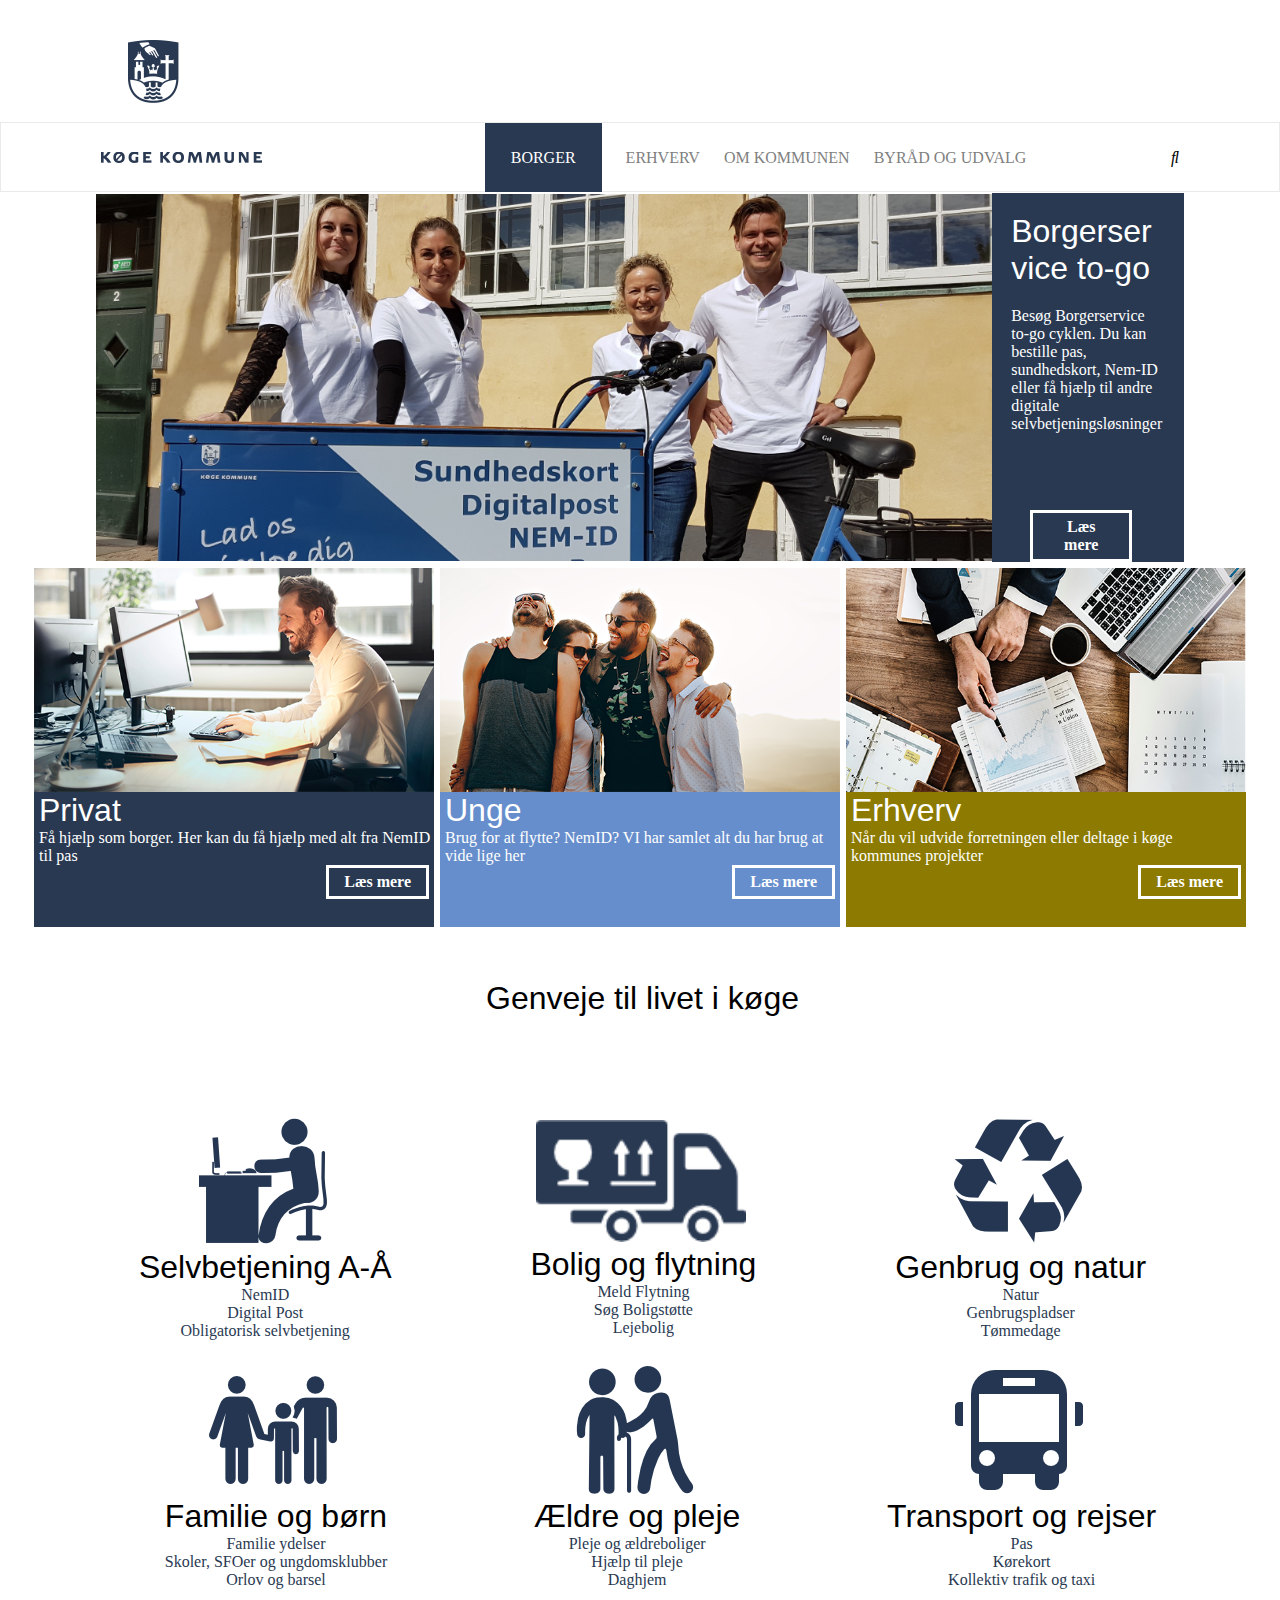
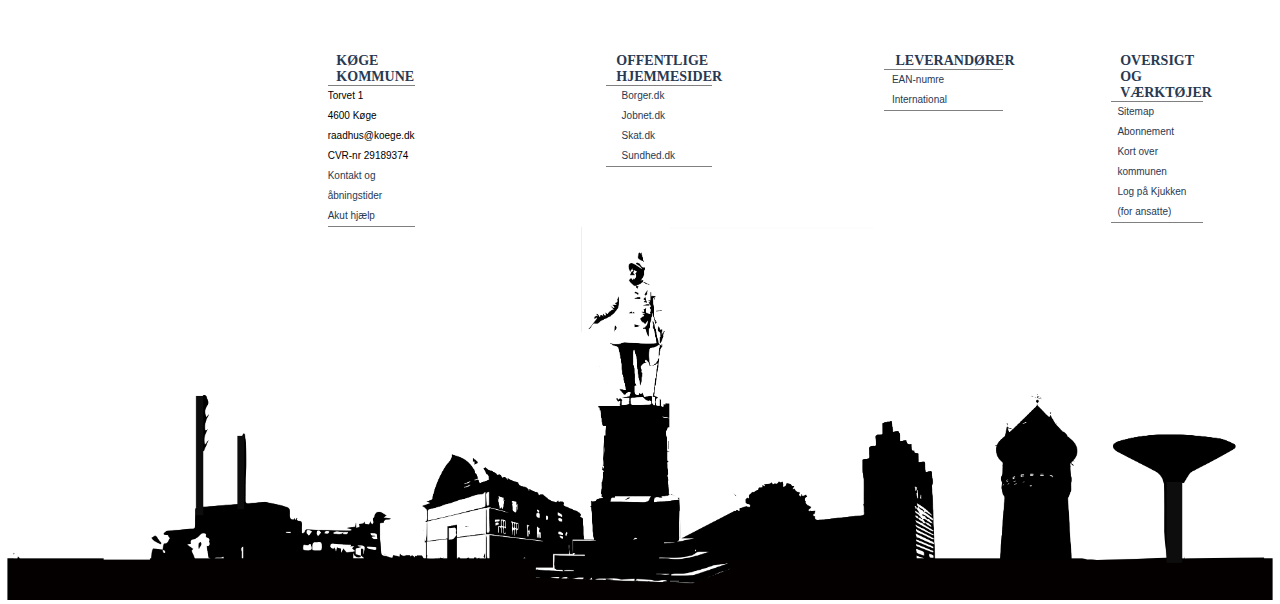
<file: digi/index.html>
<!DOCTYPE html>
<html lang="en">
<head>
    <title>Køge forside</title>
    <link rel="stylesheet" type="text/css" href="css/style.css">
    <meta charset="utf-8">
    <meta name="viewport" content="width=device-width, initial-scale=1.0">
      <link rel="stylesheet" href="https://use.fontawesome.com/releases/v5.0.13/css/all.css" integrity="sha384-DNOHZ68U8hZfKXOrtjWvjxusGo9WQnrNx2sqG0tfsghAvtVlRW3tvkXWZh58N9jp" crossorigin="anonymous">
</head>
<body>
<header>
  <div class="komlogo">
      <a href="index.html"><img class="logo" title="Gå til Køge kommunes hjemmeside" src="img/logo.png" alt="logo af køge"></a>
    </div>
      <div class="medier">
      <a href="https://www.facebook.com/koegekommune/">  <i class="fab fa-facebook"></i> </a>
    <a href="https://www.linkedin.com/company/koge-kommune/"> <i class="fab fa-linkedin"></i></a>
      </div>

</header>





    <div class="nav">


  <div class="køgehjem">
    <a href="index.html"><img title="Gå til Køge kommunes hjemmeside" src="img/hjem.png" alt="køge logo"></a>
  </div>
        <label for="toggle">&#9776;</label>
        <input type="checkbox" id="toggle"/>

        <div class="menu">
            <a class="active" href="#">BORGER</a>
            <a href="#">ERHVERV</a>
            <a href="#">OM KOMMUNEN</a>
            <a href="#">BYRÅD OG UDVALG</a>
        </div>
        <div class="soge">
          <i class="fas fa-search"></i>
        </div>

    </div>


      <!-- content -->
        <main>
<div class="stortbillede">
  <img class="togo" src="img/to.go.png" alt="Billede af borgerservice to-go">

  <div class="sidebox"><h1 class="textbox">Borgerservice to-go</h1>
    <p class="textbox">Besøg Borgerservice to-go cyklen. Du kan bestille pas, sundhedskort, Nem-ID eller få hjælp til andre digitale selvbetjeningsløsninger</p>
    <a href="https://koege.dk/borger/Selvbetjening-fra-A-Aa/Borgerservice-to-go.aspx"><button type="button" class="button1">Læs mere</button></a>
  </div>
  </div>



          <div class="flex-container">
            <div class="fleximage"><img class="pic" src="img/privat.png" alt="Billede af mand">
            <div class="flextext"><h1>Privat</h1>
              <p>Få hjælp som borger. Her kan du få hjælp med alt fra NemID til pas</p>
            <a href="https://www.koege.dk/borger.aspx">  <button type="button">Læs mere</button></a>
            </div>
          </div>
            <div class="fleximage"><img class="pic" src="img/unge.png" alt="Billede af mand">
            <div class="flextext2"><h1>Unge</h1>
              <p>Brug for at flytte? NemID? VI har samlet alt du har brug at vide lige her</p>
          <a href="unge.html">  <button type="button">Læs mere</button></a>
          </div>
        </div>

            <div class="fleximage"><img class="pic" src="img/erhverv.png" alt="Billede af mand">
            <div class="flextext3"><h1>Erhverv</h1>
              <p>Når du vil udvide forretningen eller deltage i køge kommunes projekter</p>
            <button type="button">Læs mere</button></div>
          </div>
        </div>

<h1 class="genveje">Genveje til livet i køge</h1>


<div class="ikondel">

<div class="ikoner">
  <div class="ikon">
<a href="https://www.koege.dk/borger/Selvbetjening-fra-A-Aa.aspx"><img src="img/selvbe.png" alt="Ikon af en person ved computer"></a>
</div>
  <a href="https://www.koege.dk/borger/Selvbetjening-fra-A-Aa.aspx"><h1 class="sort">Selvbetjening A-Å</h1></a>
<a href="https://www.koege.dk/borger/Selvbetjening-fra-A-Aa/NemID.aspx"><p class="bluedel">NemID</p></a>

<a href="https://www.koege.dk/borger/Selvbetjening-fra-A-Aa/Digital-post.aspx"><p class="bluedel">Digital Post</p></a>
  <a href="https://www.koege.dk/borger/Selvbetjening-fra-A-Aa/Obligatorisk-selvbetjening.aspx"><p class="bluedel">Obligatorisk selvbetjening</p></a>
</div>
<div class="ikoner">
  <div class="ikon">
    <a href="https://www.koege.dk/borger/Bolig-planlaegning-byggeri-og-flytning.aspx">
<img src="img/nyflyt.png" width="210px" alt="ikon af flyttebil"></a>
</div>
  <a href="https://www.koege.dk/borger/Bolig-planlaegning-byggeri-og-flytning.aspx"><h1 class="sort">Bolig og flytning</h1></a>
  <a href="https://www.borger.dk/bolig-og-flytning/flytning_oversigt/naar-du-skal-flytte"><p class="bluedel">Meld Flytning</p></a>
<a href="https://www.borger.dk/bolig-og-flytning/boligstoette-oversigt/boligstoette-soege"><p class="bluedel">Søg Boligstøtte</p></a>
  <a href="https://www.koege.dk/borger/Bolig-planlaegning-byggeri-og-flytning/Boliger/Lejeboliger.aspx"><p class="bluedel">Lejebolig</p></a>
</div>

<div class="ikoner">
  <div class="ikon">
<a href="https://www.koege.dk/borger/Affald-og-genbrug.aspx"><img src="img/recycle.png" alt="ikon af genbrug"></a>
</div>
<a href="https://www.koege.dk/borger/Affald-og-genbrug.aspx"><h1 class="sort">Genbrug og natur</h1></a>
<a href="https://www.koege.dk/borger/Natur-miljoe-og-energi/Natur.aspx"><p class="bluedel">Natur</p></a>
<a href="https://www.koege.dk/borger/Affald-og-genbrug/Genbrugsplads.aspx"><p class="bluedel">Genbrugspladser</p></a>
<a href="https://www.koege.dk/borger/Affald-og-genbrug/Toemmedage-og-sms.aspx"><p class="bluedel">Tømmedage</p></a>
</div>

</div>

<div class="ikondel2">


  <div class="ikoner">
    <div class="ikon">
<a href="https://www.koege.dk/borger/Familie-boern-og-unge.aspx"> <img src="img/family.png" alt="ikon af familie"></a>
  </div>
<a href="https://www.koege.dk/borger/Familie-boern-og-unge.aspx">  <h1 class="sort">Familie og børn</h1></a>
<a href="https://www.koege.dk/borger/Familie-boern-og-unge/Familieydelser2.aspx"><p class="bluedel">Familie ydelser</p></a>
<a href="https://www.koege.dk/borger/Familie-boern-og-unge/Skole-og-sfo.aspx"><p class="bluedel">Skoler, SFOer og ungdomsklubber</p></a>
  <a href="https://www.koege.dk/borger/Familie-boern-og-unge/Orlov-og-barsel.aspx"><p class="bluedel">Orlov og barsel</p></a>
  </div>

  <div class="ikoner">
    <div class="ikon">
  <a href="https://www.koege.dk/borger/Aeldre.aspx"><img src="img/elder.png" alt="ikon af ældre"></a>
  </div>
  <a href="https://www.koege.dk/borger/Aeldre.aspx"><h1 class="sort">Ældre og pleje</h1></a>
<a href="https://www.koege.dk/borger/Aeldre/Plejeboliger-aflastningsboliger-og-aeldreboliger.aspx"> <p class="bluedel">Pleje og ældreboliger</p></a>
  <a href="https://www.koege.dk/borger/Aeldre/Hjaelp-og-Pleje.aspx"><p class="bluedel">Hjælp til pleje</p></a>
  <a href="https://www.koege.dk/borger/Aeldre/Daghjem.aspx"><p class="bluedel">Daghjem</p></a>
  </div>

  <div class="ikoner">
    <div class="ikon">
  <a href="https://www.koege.dk/borger/Transport-rejser-trafik-og-veje.aspx"><img src="img/trafik.png" alt="ikon af ældre"></a>
  </div>
  <a href="https://www.koege.dk/borger/Transport-rejser-trafik-og-veje.aspx"><h1 class="sort">Transport og rejser</h1></a>
<a href="https://www.koege.dk/borger/Transport-rejser-trafik-og-veje/Pas.aspx"><p class="bluedel">Pas</p></a>
  <a href="https://www.koege.dk/borger/Transport-rejser-trafik-og-veje/Koerekort.aspx"><p class="bluedel">Kørekort</p></a>
<a href="https://www.koege.dk/borger/Transport-rejser-trafik-og-veje/NY-Kollektiv-trafik-taxi.aspx"><p class="bluedel">Kollektiv trafik og taxi</p></a>
  </div>




</div>



</main>


<div class="flex-container3">
  <div class="flex-grid">
      <div class="col1">
<h3> KØGE KOMMUNE </h3>
<ul>
<li> Torvet 1 </li>
<li> 4600 Køge </li>
<li> raadhus@koege.dk</li>
<li> CVR-nr 29189374</li>
<li><a href="https://www.koege.dk/Service/Kontakt-og-aabningstider.aspx">Kontakt og åbningstider</a></li>
<li><a href="https://www.koege.dk/kommunen/Akut-hjaelp.aspx">Akut hjælp</a></li>
</ul>
</div>
<div class="col2">
<h3> OFFENTLIGE HJEMMESIDER</h3>
<ul>
<li><a href="https://www.borger.dk/">Borger.dk</a></li>
<li><a href="https://job.jobnet.dk/CV/frontpage">Jobnet.dk</a></li>
<li><a href="http://www.skat.dk/">Skat.dk</a></li>
<li><a href="https://www.sundhed.dk/">Sundhed.dk</a></li>
</ul>
</div>
<div class="col3">
<h3> LEVERANDØRER</h3>
<ul>
<li><a href="https://www.koege.dk/erhverv/Udbud--og-indkoeb/EAN.aspx">EAN-numre</a></li>
<li><a href="https://www.koege.dk/kommunen/International.aspx"> International</a></li>

</ul>
</div>
<div class="col4">
<h3> OVERSIGT OG VÆRKTØJER</h3>
<ul>
<li><a href="https://www.koege.dk/Service/Sitemap.aspx">Sitemap</a></li>
<li><a href="https://www.koege.dk/Service/Abonnement.aspx">Abonnement</a></li>
<li><a href="https://www.koege.dk/kommunen/Kort-over-kommunen.aspx">Kort over kommunen</a></li>
<li><a href="https://www.koege.dk/borger/vaerktoej/Login-til-Kjukken.aspx">Log på Kjukken (for ansatte)</a></li>
</ul>
</div>
</div>
</div>

<img src="img/ft.png" alt="skyline" width="100%" height="auto">
</footer>

<script src="js/java.js">
</script>
</body>
</html>
</file>
<file: digi/css/style.css>
@import "https://maxcdn.bootstrapcdn.com/font-awesome/4.7.0/css/font-awesome.min.css";

*{
  box-sizing: border-box;
  margin: 0;
  padding: 0;
}

/* :root{
  --blue: #99e3ff;
  --buyBtn: #66BB6A;
}
*/
ul{
  border-top: 1px solid gray;
  border-bottom: 1px solid gray;
}

.køgehjem{
  float: left;
  margin-left: 100px;
}

.logo{
  margin-left: 10%;
}

.medier{
  float: right;
  margin-top: -65px;
  font-size: 32px;
  margin-right: 10%;
}

.fa-facebook{
  color: #3b5998;
}

.fa-linkedin{
  color: #0077b5;
}

.nav .active{
  background-color: #293952;
    color: white;
}

.active{
  padding: 26px;
}

.nav {
    border: 1px solid #EAEAEB;
    text-align: center;
    height: 70px;
    line-height: 70px;
}

.menu {
    margin: 0 30px 0 0;
    font-family: verdana;
}

.menu a {
    clear: right;
    text-decoration: none;
    color: gray;
    margin: 0 10px;
    line-height: 70px;
}


label {
    margin: 0 40px 0 0;
    font-size: 26px;
    line-height: 70px;
    display: none;
    width: 26px;
    float: right;
    }

#toggle {
    display: none;
}

.soge{
  float: right;
  margin-right: 100px;
  margin-top: -70px;
}

body{
  font-family: 'verdana', sans-serif;

}

p{
  color: white;
}
.stortbillede{
  display: none;

}
.flex-container3{
  display: block;
}

h3{
  font-family: verdana;
font-size: 14px;
padding-left: 10%;
color: #293952;
}

footer{
  background-color: white;
  font-family: verdana;
  font-size: 9px;
  margin-bottom: auto;
  margin-top: 100px;


}

p{
  font-family: verdana;

}

li{
  text-decoration: none;
  font-size: 10px;
  line-height: 200%;
}

ul {
  list-style-type: none;
  padding: inherit;
}
.flex-container3{
  display: flex;
  flex-flow: row wrap;
  justify-content: space-around;
}
.flex-grid {
  display: flex;
  flex-direction: column;
  flex-direction: row; /*mq*/
}

.col1{
  margin-left: 1%;

}

.col2{
margin-left: 15%;
padding-left: 15%;
flex-wrap: wrap;


}

.col3{
  margin-left:  20%;
  padding-left: 7%;
  flex-wrap: wrap;

}

.col4{
  margin-left: 10%;
  padding-left: 7%;
  flex-wrap: wrap;


}

a:link {
    text-decoration: none;
}

a:visited {
    text-decoration: none;
}

a:hover {
    text-decoration: underline;
}

a:active {
    text-decoration: underline;
}

/* unvisited link */
a:link {
    color:#293952;
}

/* visited link */
a:visited {
    color: #293952;
}

/* mouse over link */
a:hover {
    color: #293952;
}

/* selected link */
a:active {
    color: #293952;
}

.fleximage{
  display: flex;
  flex-direction: column;
  margin: 3px;

}
.flextext{
  background: #293952;
  min-width: 0;
  width: 350px;
  height: 100px;
}


.stortbillede{
  display: none;
}

@media screen and (min-width: 1000px){
  /* removing mobile styles */
  #toggleMenu, #mobileSearchBar, #logo, #events{
    display: none;
  }


  ul{
    border-top: 1px solid gray;
    border-bottom: 1px solid gray;
  }

  .køgehjem{
    float: left;
    margin-left: 100px;
  }

  .logo{
    margin-left: 10%;
  }

  .medier{
    float: right;
    margin-top: -65px;
    font-size: 32px;
    margin-right: 10%;
  }

  .fa-facebook{
    color: #3b5998;
  }

  .fa-linkedin{
    color: #0077b5;
  }

  .nav .active{
    background-color: #293952;
      color: white;
  }

  .active{
    padding: 26px;
  }

  .nav {
      border: 1px solid #EAEAEB;
      text-align: center;
      height: 70px;
      line-height: 70px;

  }

  .menu {
      margin: 0 30px 0 0;
  }

  .menu a {
      clear: right;
      text-decoration: none;
      color: gray;
      margin: 0 10px;
      line-height: 70px;
  }


  label {
      margin: 0 40px 0 0;
      font-size: 26px;
      line-height: 70px;
      display: none;
      width: 26px;
      float: right;
      }

  #toggle {
      display: none;
  }

  .soge{
    float: right;
    margin-right: 100px;
    margin-top: -70px;
  }

main{

  margin: 0 auto 2% auto;
}
.button1{
  text-align: center;
  margin-top: 40%;
  margin-left: 20%;
  margin-right: 27%
}
.stortbillede{
  width: 100%;
  display: flex;
  flex-direction: row;
  justify-content: center;
  margin-bottom: 3px;
  word-wrap: break-word;
  text-overflow: ellipsis;

}
.togo{
  width: 70%;
  align-self: center;


}
.sidebox{
  width: 15%;
  background-color: #293952;
  text-align: left;
}
.textbox{
  margin-top: 20px;
  width: 80%;
  margin-left: 10%;
  margin-right: 10%;

}
.flex-container{
   display: flex;
   justify-content: center;
   flex-wrap: wrap;
   flex-direction: row;
   width: 100%;

}
.fleximage{
  display: flex;
  flex-direction: column;
}
.pic{
   width: 400px;
   max-width: 100%;
}
.flextext{
  background: #293952;
  min-width: 0;
  width: 400px;
  height: 135px;
}

.flextext2{
  background: #668ECC;
  min-width: 0;
  width: 400px;
  height: 135px;
}
.flextext3{
  background: #8c7b00;
  min-width: 0;
  width: 400px;
  height: 135px;
}


h1{
  color: white;
  font-weight:normal;
  margin-left: 5px;
}
p{
  margin-left: 5px;
  color: white;
}
button{
  font-family: verdana;
  font-weight: bold;
  text-align: right;
  background-color: transparent;
  color: white;
  border-style: solid;
  border-color: white;
  border-width:  medium;
  font-size: 16px;
  padding: 5px 15px;
  float: right;
  margin-right: 5px;
}
button:hover{
  background-color: white;
  color: #293952;
}
/* button:hover {
    background-color: #293952;
    color: white;
  } */
.genveje{
    text-align: center;
    margin-top: 50px;
    margin-bottom: 100px;
    color: black;

}

.ikondel{
  display: flex;
  flex-direction: row;
  width: 100%;
  justify-content: space-evenly;
  margin-bottom: 2%;
}
.ikondel2{
  display: flex;
  flex-direction: row;
  width: 100%;
  justify-content: space-evenly;
  margin-bottom: 5%;
  margin-left: 18px;
}
.ikoner{
  display: flex;
  flex-direction: column;
  text-align: center;
  align-self: center

}
.ikon{
  align-self: center
}

.bluedel{
  color: #293952;
}
.sort{
  color: black;
}
a{
  text-decoration: none;
}
a:hover{
  color: #293952;
  text-decoration: underline;
}





  /* Slideshow container */
    .slideshow-container {
    display: block;
    width: 70%;
    position: relative;
    margin: 0 auto;
    margin-top: 5%;
    text-align: center;
  }

  /* Hide the images by default */
  .mySlides {
      display: none;
  }
  .dots{
    text-align: center;
    margin: 0 auto;
    margin-bottom: 2%;
  }


  /* Position the "next button" to the right */
 .next {
    right: 0;
    border-radius: 3px 0 0 3px;
  }

  /* On hover, add a black background color with a little bit see-through */
  .prev:hover, .next:hover {
    background-color: rgba(0,0,0,0.8);
  }

  /* Caption text */
  .text {
    text-align: center;
    margin-left: 20%;
    margin-right: 20%;
  }

  /* Number text (1/3 etc) */
  .numbertext {
    color: #f2f2f2;
    font-size: 12px;
    padding: 8px 12px;
    position: absolute;
    top: 0;
    margin-left: 11%;
  }

  /* The dots/bullets/indicators */
  .dots{
    text-align: center;
  }
  .dot {
    cursor: pointer;
    height: 15px;
    width: 15px;
    margin: 0 2px;
    background-color: #bbb;
    border-radius: 50%;
    display: inline-block;
    transition: background-color 0.6s ease;
  }

  .active, .dot:hover {
    background-color: #717171;
  }

  /* Fading animation */
  .fade {
    animation-name: fade;
    animation-duration: 1.5s;
  }



  @keyframes fade {
    from {opacity: .4}
    to {opacity: 1}
  }

p{
  color: white;
}

}
</file>
